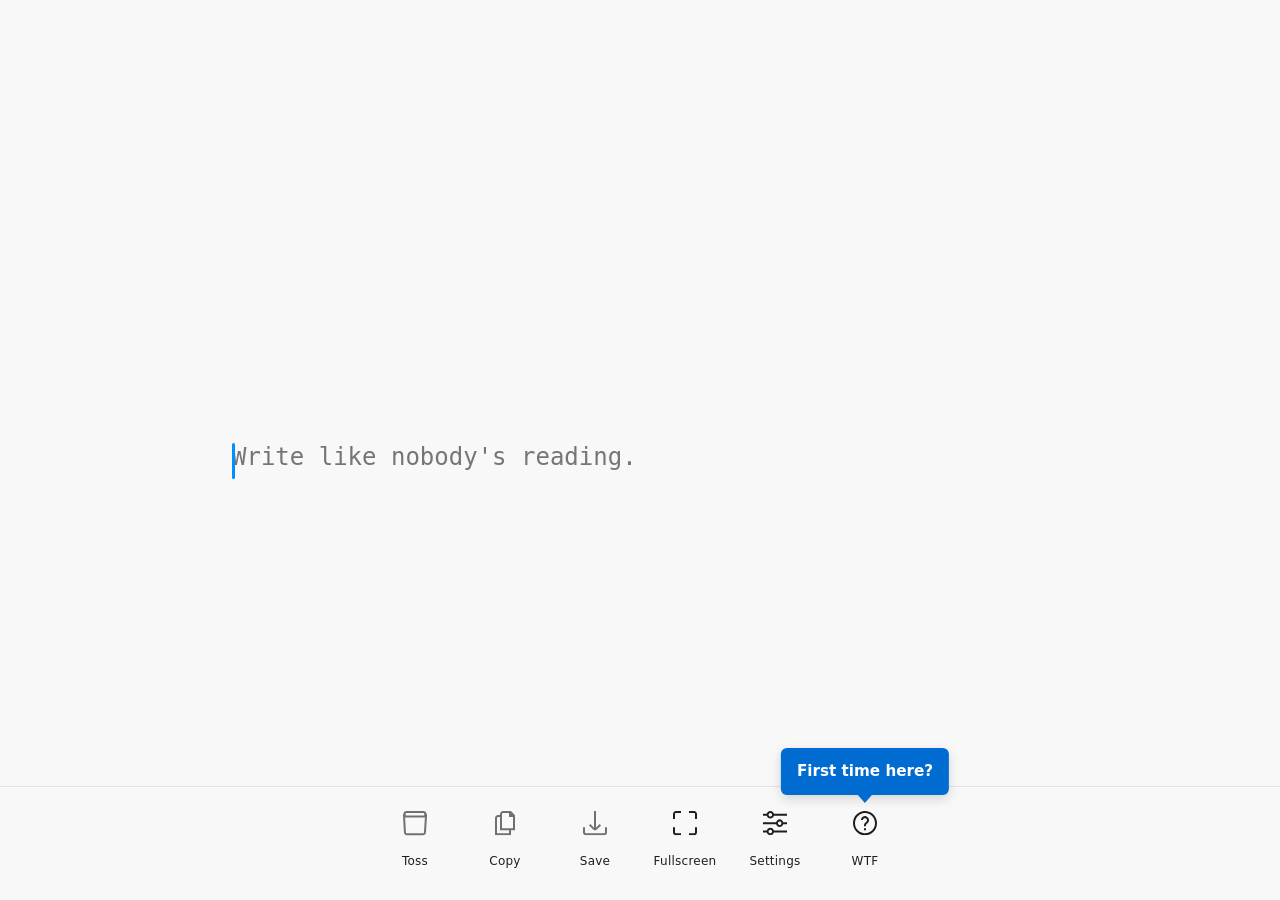
<file: index.html>
<!DOCTYPE html>
<html lang="en" data-theme="auto" data-toolbar-position="bottom">
<head>
  <meta charset="UTF-8">
  <meta name="viewport" content="width=device-width, initial-scale=1.0">
  <title>Wastebasket</title>
  <meta name="description" content="Write like nobody's reading. A distraction-free app for drafting words. Free, no account, no tracking, works offline.">
  <meta property="og:title" content="Wastebasket">
<meta property="og:description" content="Write like nobody's reading. A distraction-free app for drafting words. Free, no account, no tracking, works offline.">
<meta property="og:image" content="https://wastebasket.app/wastebasket-og.png">
<meta property="og:url" content="https://wastebasket.app/">
<meta property="og:type" content="website">
  <link rel="icon" href="wastebasket-192.png" sizes="192x192">
  <link rel="apple-touch-icon" href="wastebasket-512.png" sizes="512x512">
  <link rel="manifest" href="manifest.json">
  <script>
    (function () {
      try {
        var storedTheme = localStorage.getItem('wastebasket:theme');
        var storedToolbar = localStorage.getItem('wastebasket:toolbar');
        if (storedTheme) {
          document.documentElement.dataset.theme = storedTheme;
        }
        if (storedToolbar) {
          document.documentElement.dataset.toolbarPosition = storedToolbar;
        }
        document.addEventListener('DOMContentLoaded', function () {
          if (!document.body) {
            return;
          }
          if (storedTheme) {
            document.body.dataset.theme = storedTheme;
          }
          if (storedToolbar) {
            document.body.dataset.toolbarPosition = storedToolbar;
          }
        });
      } catch (error) {
        /* localStorage unavailable */
      }
    })();
  </script>
  <link rel="stylesheet" href="wastebasket-styles.css">
</head>
<body data-theme="auto" data-toolbar-position="bottom" data-writing-font="mono">
  <main class="workspace">
    <h1 class="sr-only">Wastebasket, an app for drafting text</h1>
    <section class="typewriter" aria-live="off">
      <div class="custom-caret" aria-hidden="true"></div>
      <textarea
        id="typeInput"
        rows="4"
        placeholder="Write like nobody's reading."
        aria-label="Plain text writing surface"
        aria-autocomplete="none"
        aria-live="off"
        lang="zxx"
        spellcheck="false"
        autocorrect="off"
        autocapitalize="off"
        autocomplete="off"
        inputmode="text"
        data-gramm="false"
        data-enable-grammarly="false"
        data-ms-editor="false"
        translate="no"
      ></textarea>
    </section>

  </main>

  <nav class="toolbar" aria-label="Writing actions">
    <div class="toolbar-item toolbar-item--toss">
      <button id="tossBtn" type="button" class="toolbar-action" aria-label="Toss">
        <span class="toolbar-action__icon" aria-hidden="true">
          <svg width="32" height="33" viewBox="0 0 32 33" fill="none" xmlns="http://www.w3.org/2000/svg">
            <path d="M24.457 4C25.689 4 26.796 4.75349 27.248 5.89941L27.8164 7.34082C27.9781 7.75118 28.0477 8.19264 28.0195 8.63281L26.9365 25.5166C26.8352 27.0956 25.5246 28.3242 23.9424 28.3242H7.94434C6.3543 28.3241 5.04029 27.0835 4.94922 25.4961L3.97852 8.58105C3.95579 8.18409 4.01226 7.7861 4.14453 7.41113L4.6416 6.00195C5.06481 4.80252 6.19881 4.00017 7.4707 4H24.457ZM25.918 10.1367C25.4802 10.3906 24.9692 10.5381 24.416 10.5381H7.50488C6.98098 10.538 6.49536 10.4048 6.07324 10.1748L6.94629 25.3818C6.97672 25.9109 7.41443 26.3241 7.94434 26.3242H23.9424C24.4697 26.3242 24.9065 25.9149 24.9404 25.3887L25.918 10.1367ZM7.63672 6.01562C7.1785 6.01577 6.77777 6.32807 6.66602 6.77246L6.53516 7.29492C6.37658 7.92622 6.85404 8.53785 7.50488 8.53809H24.416C25.0728 8.53809 25.5516 7.91595 25.3828 7.28125L25.2432 6.75879C25.1265 6.32108 24.7303 6.01579 24.2773 6.01562H7.63672Z" fill="currentColor"/>
          </svg>
          <span class="toss-animation" aria-hidden="true"></span>
        </span>
      </button>
      <span class="toolbar-label">Toss</span>
    </div>

    <div class="toolbar-item toolbar-item--copy">
           <button id="copyBtn" type="button" class="toolbar-action" aria-label="Copy">
        <span class="toolbar-action__icon" aria-hidden="true">
          <svg width="32" height="33" viewBox="0 0 32 33" fill="none" xmlns="http://www.w3.org/2000/svg">
            <g clip-path="url(#clip0_263_681)">
              <path d="M26.0001 8.201L21.9861 4H14.0001C13.2045 4 12.4414 4.32034 11.8788 4.89055C11.3162 5.46076 11.0001 6.23413 11.0001 7.04053V8.05404H9.00012C8.20447 8.05404 7.44141 8.37438 6.8788 8.94459C6.31619 9.5148 6.00012 10.2882 6.00012 11.0946V28.3242H22.0001V23.2567H26.0001V8.201ZM20.0001 26.2972H8.00012V11.0946C8.00012 10.8258 8.10548 10.568 8.29302 10.3779C8.48055 10.1878 8.73491 10.0811 9.00012 10.0811H11.0001V23.2567H20.0001V26.2972ZM13.0001 21.2297V7.04053C13.0001 6.77173 13.1055 6.51394 13.293 6.32387C13.4806 6.1338 13.7349 6.02702 14.0001 6.02702H20.0001V10.0811H24.0001V21.2297H13.0001Z" fill="currentColor"/>
            </g>
            <defs>
              <clipPath id="clip0_263_681">
              <rect width="24" height="24.3242" fill="none" transform="translate(4 4)"/>
              </clipPath>
            </defs>
          </svg>
        </span>
        </span>
      </button>
      <span class="toolbar-label">Copy</span>
      <div class="status" id="status" role="status" aria-live="polite"></div>
    </div>

    <div class="toolbar-item">
      <button id="saveBtn" type="button" class="toolbar-action" aria-label="Save">
        <span class="toolbar-action__icon" aria-hidden="true">
          <svg width="32" height="33" viewBox="0 0 32 33" fill="none" xmlns="http://www.w3.org/2000/svg">
            <g clip-path="url(#clip0_263_696)">
              <path d="M16.0322 23.2567C16.4263 23.2574 16.8166 23.1791 17.1808 23.0264C17.545 22.8737 17.8758 22.6495 18.1542 22.3668L22.0732 18.3918L20.6592 16.9628L17.0262 20.6459L17.0002 4H15.0002L15.0262 20.6297L11.4062 16.9608L9.99219 18.3918L13.9112 22.3638C14.1893 22.6469 14.5198 22.8715 14.8838 23.0247C15.2478 23.1779 15.638 23.2568 16.0322 23.2567V23.2567Z" fill="currentColor"/>
              <path d="M26 20.2165V25.284C26 25.5528 25.8946 25.8106 25.7071 26.0007C25.5196 26.1907 25.2652 26.2975 25 26.2975H7C6.73478 26.2975 6.48043 26.1907 6.29289 26.0007C6.10536 25.8106 6 25.5528 6 25.284V20.2165H4V25.284C4 26.0904 4.31607 26.8638 4.87868 27.434C5.44129 28.0042 6.20435 28.3245 7 28.3245H25C25.7956 28.3245 26.5587 28.0042 27.1213 27.434C27.6839 26.8638 28 26.0904 28 25.284V20.2165H26Z" fill="currentColor"/>
            </g>
            <defs>
              <clipPath id="clip0_263_696">
              <rect width="24" height="24.3242" fill="none" transform="translate(4 4)"/>
              </clipPath>
            </defs>
          </svg>
        </span>
        </span>
      </button>
      <span class="toolbar-label">Save</span>
    </div>

    <div class="toolbar-item">
      <button id="fullscreenBtn" type="button" class="toolbar-action" aria-pressed="false">
        <span class="toolbar-action__icon" data-icon="enter" aria-hidden="true">
          <svg width="32" height="33" viewBox="0 0 32 33" fill="none" xmlns="http://www.w3.org/2000/svg">
            <g clip-path="url(#clip0_263_711)">
              <path d="M24.9998 28.3245H19.9998V26.2975H24.9998C25.2651 26.2975 25.5194 26.1907 25.7069 26.0007C25.8945 25.8106 25.9998 25.5528 25.9998 25.284V20.2165H27.9998V25.284C27.9998 26.0904 27.6838 26.8638 27.1212 27.434C26.5585 28.0042 25.7955 28.3245 24.9998 28.3245Z" fill="currentColor"/>
              <path d="M6 12.1081H4V7.04053C4 6.23413 4.31607 5.46076 4.87868 4.89055C5.44129 4.32034 6.20435 4 7 4H12V6.02702H7C6.73478 6.02702 6.48043 6.1338 6.29289 6.32387C6.10536 6.51394 6 6.77173 6 7.04053V12.1081Z" fill="currentColor"/>
              <path d="M12 28.3245H7C6.20435 28.3245 5.44129 28.0042 4.87868 27.434C4.31607 26.8638 4 26.0904 4 25.284V20.2165H6V25.284C6 25.5528 6.10536 25.8106 6.29289 26.0007C6.48043 26.1907 6.73478 26.2975 7 26.2975H12V28.3245Z" fill="currentColor"/>
              <path d="M27.9998 12.1081H25.9998V7.04053C25.9998 6.77173 25.8945 6.51394 25.7069 6.32387C25.5194 6.1338 25.2651 6.02702 24.9998 6.02702H19.9998V4H24.9998C25.7955 4 26.5585 4.32034 27.1212 4.89055C27.6838 5.46076 27.9998 6.23413 27.9998 7.04053V12.1081Z" fill="currentColor"/>
            </g>
            <defs>
              <clipPath id="clip0_263_711">
              <rect width="24" height="24.3242" fill="none" transform="translate(4 4)"/>
              </clipPath>
            </defs>
          </svg>
        </span>
        <span class="toolbar-action__icon" data-icon="exit" aria-hidden="true" hidden>
          <svg width="32" height="33" viewBox="0 0 32 33" fill="none" xmlns="http://www.w3.org/2000/svg">
            <g clip-path="url(#clip0_263_732)">
              <path d="M10 9.06755C10 9.33635 9.89464 9.59413 9.70711 9.7842C9.51957 9.97427 9.26522 10.0811 9 10.0811H4V12.1081H9C9.79565 12.1081 10.5587 11.7877 11.1213 11.2175C11.6839 10.6473 12 9.87394 12 9.06755V4H10V9.06755Z" fill="currentColor"/>
              <path d="M19.9998 23.2565V28.3241H21.9998V23.2565C21.9998 22.9877 22.1052 22.7299 22.2927 22.5399C22.4803 22.3498 22.7346 22.243 22.9998 22.243H27.9998V20.216H22.9998C22.2042 20.216 21.4411 20.5363 20.8785 21.1066C20.3159 21.6768 19.9998 22.4501 19.9998 23.2565V23.2565Z" fill="currentColor"/>
              <path d="M22.9998 10.0811C22.7346 10.0811 22.4803 9.97427 22.2927 9.7842C22.1052 9.59413 21.9998 9.33635 21.9998 9.06755V4H19.9998V9.06755C19.9998 9.87394 20.3159 10.6473 20.8785 11.2175C21.4411 11.7877 22.2042 12.1081 22.9998 12.1081H27.9998V10.0811H22.9998Z" fill="currentColor"/>
              <path d="M9 20.216H4V22.243H9C9.26522 22.243 9.51957 22.3498 9.70711 22.5399C9.89464 22.7299 10 22.9877 10 23.2565V28.3241H12V23.2565C12 22.4501 11.6839 21.6768 11.1213 21.1066C10.5587 20.5363 9.79565 20.216 9 20.216V20.216Z" fill="currentColor"/>
            </g>
            <defs>
              <clipPath id="clip0_263_732">
              <rect width="24" height="24.3242" fill="none" transform="translate(4 4)"/>
              </clipPath>
            </defs>
          </svg>
        </span>
        </span>
      </button>
      <span class="toolbar-label" data-fullscreen-label>Fullscreen</span>
    </div>

    <div class="toolbar-item">
      <a class="toolbar-action toolbar-action--link" href="settings/" aria-label="Settings">
        <span class="toolbar-action__icon" aria-hidden="true">
          <svg width="32" height="33" viewBox="0 0 32 33" fill="none" xmlns="http://www.w3.org/2000/svg">
            <g clip-path="url(#clip0_263_757)">
              <path d="M14.931 6.78747C14.7164 5.98707 14.2478 5.28049 13.5977 4.77674C12.9475 4.27299 12.1519 4.00006 11.3335 4.00006C10.5151 4.00006 9.71948 4.27299 9.06933 4.77674C8.41917 5.28049 7.95064 5.98707 7.736 6.78747H4V8.81449H7.736C7.95064 9.61489 8.41917 10.3215 9.06933 10.8252C9.71948 11.329 10.5151 11.6019 11.3335 11.6019C12.1519 11.6019 12.9475 11.329 13.5977 10.8252C14.2478 10.3215 14.7164 9.61489 14.931 8.81449H28V6.78747H14.931ZM11.333 9.57462C10.9869 9.57462 10.6485 9.4706 10.3608 9.27571C10.073 9.08082 9.84866 8.80382 9.71621 8.47973C9.58376 8.15563 9.5491 7.79901 9.61663 7.45496C9.68415 7.11091 9.85082 6.79488 10.0956 6.54683C10.3403 6.29878 10.6521 6.12986 10.9916 6.06142C11.3311 5.99299 11.6829 6.02811 12.0027 6.16235C12.3225 6.29659 12.5958 6.52393 12.7881 6.8156C12.9804 7.10727 13.083 7.45019 13.083 7.80098C13.0822 8.27113 12.8976 8.7218 12.5696 9.05425C12.2415 9.3867 11.7969 9.57382 11.333 9.57462V9.57462Z" fill="currentColor"/>
              <path d="M20.667 12.3615C19.8495 12.3644 19.0553 12.6384 18.4058 13.1417C17.7564 13.645 17.2872 14.3498 17.07 15.1486H4V17.1756H17.07C17.2843 17.9762 17.7526 18.683 18.4027 19.187C19.0528 19.691 19.8485 19.964 20.667 19.964C21.4855 19.964 22.2812 19.691 22.9313 19.187C23.5814 18.683 24.0497 17.9762 24.264 17.1756H28V15.1486H24.264C24.0468 14.3498 23.5776 13.645 22.9282 13.1417C22.2787 12.6384 21.4845 12.3644 20.667 12.3615V12.3615ZM20.667 17.9358C20.3209 17.9358 19.9825 17.8317 19.6948 17.6368C19.407 17.4419 19.1827 17.1649 19.0502 16.8409C18.9178 16.5168 18.8831 16.1601 18.9506 15.8161C19.0181 15.472 19.1848 15.156 19.4296 14.908C19.6743 14.6599 19.9861 14.491 20.3256 14.4225C20.6651 14.3541 21.0169 14.3892 21.3367 14.5235C21.6565 14.6577 21.9298 14.8851 22.1221 15.1767C22.3144 15.4684 22.417 15.8113 22.417 16.1621C22.4165 16.6323 22.2319 17.0832 21.9039 17.4157C21.5758 17.7482 21.131 17.9352 20.667 17.9358V17.9358Z" fill="currentColor"/>
              <path d="M11.333 20.7229C10.5149 20.7252 9.72013 20.9989 9.07004 21.5022C8.41995 22.0055 7.95035 22.7107 7.733 23.51H4V25.5371H7.736C7.95064 26.3375 8.41917 27.044 9.06933 27.5478C9.71948 28.0515 10.5151 28.3245 11.3335 28.3245C12.1519 28.3245 12.9475 28.0515 13.5977 27.5478C14.2478 27.044 14.7164 26.3375 14.931 25.5371H28V23.51H14.931C14.7137 22.7111 14.2444 22.0061 13.5948 21.5028C12.9451 20.9996 12.1507 20.7256 11.333 20.7229ZM11.333 26.2972C10.9869 26.2972 10.6485 26.1932 10.3608 25.9983C10.073 25.8034 9.84866 25.5264 9.71621 25.2023C9.58376 24.8782 9.5491 24.5216 9.61663 24.1775C9.68415 23.8335 9.85082 23.5174 10.0956 23.2694C10.3403 23.0214 10.6521 22.8524 10.9916 22.784C11.3311 22.7156 11.6829 22.7507 12.0027 22.8849C12.3225 23.0192 12.5958 23.2465 12.7881 23.5382C12.9804 23.8298 13.083 24.1728 13.083 24.5236C13.0822 24.9937 12.8976 25.4444 12.5696 25.7768C12.2415 26.1093 11.7969 26.2964 11.333 26.2972V26.2972Z" fill="currentColor"/>
            </g>
            <defs>
              <clipPath id="clip0_263_757">
              <rect width="24" height="24.3242" fill="none" transform="translate(4 4)"/>
              </clipPath>
            </defs>
          </svg>
        </span>
        </span>
      </a>
      <span class="toolbar-label">Settings</span>
    </div>

    <div class="toolbar-item toolbar-item--wtf">
      <a id="wtfLink" class="toolbar-action toolbar-action--link" href="wtf/" aria-label="WTF">
        <span class="toolbar-action__icon" aria-hidden="true">
          <svg width="32" height="33" viewBox="0 0 32 33" fill="none" xmlns="http://www.w3.org/2000/svg">
            <g clip-path="url(#clip0_263_780)">
              <path d="M16 28.3242C13.6266 28.3242 11.3066 27.6109 9.33316 26.2745C7.35977 24.9381 5.8217 23.0387 4.91345 20.8164C4.0052 18.594 3.76756 16.1486 4.23058 13.7894C4.6936 11.4302 5.83649 9.26311 7.51472 7.5622C9.19295 5.8613 11.3312 4.70297 13.6589 4.2337C15.9867 3.76442 18.3995 4.00527 20.5922 4.92579C22.7849 5.84631 24.6591 7.40516 25.9776 9.40521C27.2962 11.4053 28 13.7567 28 16.1621C27.9966 19.3866 26.7312 22.4781 24.4815 24.7582C22.2318 27.0383 19.1815 28.3207 16 28.3242V28.3242ZM16 6.02702C14.0222 6.02702 12.0888 6.62144 10.4443 7.73509C8.79981 8.84875 7.51809 10.4316 6.76121 12.2836C6.00433 14.1355 5.8063 16.1734 6.19215 18.1394C6.578 20.1054 7.53041 21.9113 8.92894 23.3287C10.3275 24.7461 12.1093 25.7114 14.0491 26.1025C15.9889 26.4935 17.9996 26.2928 19.8268 25.5257C21.6541 24.7586 23.2159 23.4596 24.3147 21.7929C25.4135 20.1262 26 18.1666 26 16.1621C25.9971 13.475 24.9426 10.8988 23.0679 8.99878C21.1931 7.09872 18.6513 6.02997 16 6.02702V6.02702Z" fill="currentColor"/>
              <path d="M16.9997 19.2023H14.9997V18.4492C14.9849 17.7341 15.1592 17.028 15.5046 16.4043C15.85 15.7805 16.3537 15.2618 16.9637 14.9019C17.3331 14.6957 17.6288 14.3763 17.8084 13.9895C17.988 13.6027 18.0424 13.1682 17.9637 12.7482C17.8857 12.3481 17.6919 11.9806 17.4069 11.6927C17.1219 11.4047 16.7587 11.2094 16.3637 11.1317C16.0754 11.0776 15.7789 11.0884 15.4952 11.1634C15.2115 11.2383 14.9475 11.3756 14.722 11.5654C14.4964 11.7552 14.3148 11.993 14.19 12.2618C14.0652 12.5307 14.0002 12.8241 13.9997 13.1212H11.9997C11.9999 12.4062 12.1868 11.7039 12.5412 11.0857C12.8957 10.4675 13.4052 9.9553 14.018 9.60107C14.6309 9.24684 15.3252 9.06318 16.0307 9.06873C16.7362 9.07427 17.4276 9.26882 18.035 9.63265C18.6423 9.99647 19.1439 10.5166 19.4889 11.1403C19.8338 11.7641 20.0099 12.4691 19.9992 13.1841C19.9885 13.899 19.7914 14.5984 19.428 15.2112C19.0645 15.8241 18.5476 16.3286 17.9297 16.6736C17.6344 16.8606 17.393 17.1233 17.2297 17.435C17.0665 17.7467 16.9871 18.0965 16.9997 18.4492V19.2023Z" fill="currentColor"/>
              <path d="M16.9997 21.2293H14.9997V23.2564H16.9997V21.2293Z" fill="currentColor"/>
            </g>
            <defs>
              <clipPath id="clip0_263_780">
              <rect width="24" height="24.3242" fill="none" transform="translate(4 4)"/>
              </clipPath>
            </defs>
          </svg>
        </span>
        </span>
      </a>
      <span class="toolbar-label">WTF</span>
      <span id="wtfHint" class="onboarding-hint" role="status">First time here?</span>
    </div>
  </nav>
  <template id="tossAnimationTemplate">
    <svg
      width="32"
      height="32.32"
      viewBox="0 0 32 32.32"
      fill="none"
      xmlns="http://www.w3.org/2000/svg"
      aria-hidden="true"
      focusable="false"
    >
      <path
        id="one"
        d="M21.0247,0C22.2471,0.000321187,23.3478,0.742706,23.806,1.87598L24.3909,3.32422C24.56,3.7427,24.6323,4.19414,24.6028,4.64453L23.4935,21.5215C23.3897,23.0982,22.0805,24.324,20.5003,24.3242L3.99444,24.3242C2.40614,24.3242,1.09279,23.0865,0.999327,21.501L0.00518595,4.5918C-0.0186171,4.18552,0.0396089,3.77822,0.178038,3.39551L0.690733,1.97949C1.1206,0.791715,2.24881,0,3.51202,0L21.0247,0ZM22.5013,6.12695C22.0602,6.3865,21.5438,6.53801,20.9837,6.53809L3.54425,6.53809C3.01552,6.53797,2.5256,6.40278,2.10089,6.16895L2.99542,21.3828C3.02651,21.9114,3.46497,22.3242,3.99444,22.3242L20.5003,22.3242C21.0269,22.324,21.4638,21.9152,21.4984,21.3896L22.5013,6.12695ZM3.67901,2.01562C3.22314,2.01591,2.82507,2.32514,2.71124,2.7666L2.57648,3.28906C2.41353,3.92169,2.8911,4.53764,3.54425,4.53809L20.9837,4.53809C21.6429,4.5378,22.121,3.91139,21.9476,3.27539L21.805,2.75293C21.6862,2.31811,21.2909,2.01562,20.8401,2.01562Z"
        fill="currentColor"
        transform="translate(16,16.16) translate(-12.3046,-12.1621)"
      />
      <path
        id="two"
        d="M20.7354,0.248765C22.0855,0.0788265,23.3814,0.839742,23.8916,2.1013L24.2832,3.07005C24.5663,3.77042,24.5745,4.55221,24.3067,5.25853L20.7559,14.614C20.6741,14.8294,20.6693,15.0673,20.7422,15.2859L22.3653,20.1482C23.0512,22.2031,21.3993,24.2858,19.2422,24.0857L5.71584,22.8298C4.17302,22.6866,2.99318,21.392,2.99318,19.8425L2.99318,13.6951C2.99312,13.5901,2.9759,13.4853,2.94338,13.3855L0.254899,5.13451C0.0481869,4.49959,0.0591525,3.81324,0.286149,3.18529L0.634782,2.2224C1.1144,0.897069,2.45232,0.0834105,3.84963,0.268296L3.85842,0.269273C4.04064,0.252118,4.22757,0.25102,4.41701,0.268296L13.7901,1.12279L20.7354,0.248765ZM4.84474,12.7654C4.94247,13.0653,4.99312,13.3796,4.99318,13.6951L4.99318,19.8425C4.99318,20.359,5.38614,20.7909,5.90041,20.8386L19.4268,22.0945C20.1457,22.1612,20.6963,21.4669,20.4678,20.782L18.8447,15.9187C18.626,15.2628,18.6404,14.5505,18.8858,13.904L20.5528,9.50951C20.1623,9.76604,19.7102,9.93786,19.2197,9.989L12.5235,10.6872C12.1165,10.7296,11.7048,10.6876,11.3145,10.5652L3.30861,8.0515L4.84474,12.7654ZM3.88674,2.28978C3.46266,2.40264,3.14472,2.78892,3.14455,3.2556L3.14455,5.16966C3.14474,5.60626,3.42824,5.99283,3.84474,6.12376L11.9131,8.65697C12.0432,8.69774,12.1808,8.71211,12.3164,8.69798L19.0127,7.99974C19.4875,7.95013,19.8617,7.57175,19.9053,7.09642L20.1221,4.71361C20.1721,4.16387,19.7665,3.67709,19.2168,3.62669L13.8262,3.13451L12.3897,3.31615C12.1345,3.3483,11.876,3.34789,11.6211,3.31419L3.88674,2.28978ZM20.9854,2.23314L20.9414,2.23802C21.7342,2.843,22.2102,3.82775,22.1133,4.89427L22.0518,5.56029L22.4365,4.54955C22.5258,4.31415,22.5231,4.05248,22.4287,3.81908L22.0371,2.85033C21.8669,2.43018,21.4352,2.17664,20.9854,2.23314Z"
        fill="currentColor"
        transform="translate(16,16.16) translate(-12.3046,-12.1621)"
      />
      <path
        id="three"
        d="M18.6497,3.5519C20.1774,3.02651,21.847,3.8055,22.426,5.31373L22.7876,6.25731C23.0808,7.02152,23.0496,7.87263,22.7002,8.61283L19.0814,16.2757C18.9586,16.5357,18.9533,16.8367,19.0675,17.1006L19.7369,18.6445C20.937,21.4148,17.7539,24.0228,15.2734,22.3017L13.6779,21.1945C13.486,21.0616,13.2532,20.9996,13.0207,21.02L8.3717,21.4292C5.76562,21.6581,4.13521,18.6743,5.73608,16.605L7.43513,14.4085C7.66897,14.1061,7.71011,13.6969,7.54083,13.3541L3.93516,6.0514C3.02128,4.2002,4.20649,2.00001,6.25532,1.74573L7.56017,1.58358C7.97499,1.53219,8.39283,1.56978,8.78791,1.68788C9.69289,1.63345,10.6279,1.98101,11.2851,2.78689L11.8187,3.44089L13.9701,4.7734C14.2251,4.93122,14.5376,4.9662,14.8213,4.86872L18.6497,3.5519ZM18.9214,11.8821L14.233,13.8917C13.0974,14.3785,11.7786,14.1198,10.9119,13.2391L8.50992,10.7981L9.33478,12.4683C9.84264,13.4967,9.71917,14.7251,9.01752,15.6323L7.31847,17.8289C6.78482,18.5186,7.32836,19.5129,8.19707,19.4366L12.8449,19.0282C13.5435,18.9668,14.2424,19.1523,14.8186,19.552L16.4142,20.6583C17.241,21.2319,18.3014,20.3629,17.9013,19.4395L17.232,17.8955C16.889,17.1037,16.9039,16.2018,17.2724,15.4215L18.9504,11.868C18.9407,11.8723,18.9312,11.8778,18.9214,11.8821ZM8.55217,3.76986C8.31196,3.8761,8.10983,4.07722,8.01333,4.36173L7.43402,6.06905C7.31282,6.42673,7.40401,6.8227,7.66889,7.09189L12.338,11.8362C12.6268,12.1295,13.066,12.2162,13.4443,12.0542L18.1329,10.0436C18.3292,9.95946,18.494,9.8146,18.602,9.63036L18.9463,9.04238C19.3728,8.31415,18.761,7.41756,17.9273,7.54927L14.9007,8.02721C13.8464,8.19358,12.783,7.78739,12.1084,6.9602L10.4798,4.96395L8.55217,3.76986ZM20.5587,6.03026C20.3656,5.52772,19.8091,5.26788,19.3,5.44299L18.7928,5.61652C19.8268,5.86364,20.6259,6.65349,20.9423,7.62157C21.0063,7.41031,21.0004,7.18255,20.9203,6.97384L20.5587,6.03026Z"
        fill="currentColor"
        transform="translate(16,16.16) translate(-13.3048,-12.2073)"
      />
      <path
        id="four"
        d="M8.74265,4.18162C10.1721,2.33695,13.0834,2.8478,13.799,5.06904L14.6436,7.69224C14.7993,8.17544,15.2926,8.46534,15.7906,8.36644L17.409,8.045C19.3706,7.65601,21.1566,9.25901,20.9809,11.2512L20.9761,11.3091C20.9065,12.0973,20.5277,12.8262,19.9233,13.3369L16.2914,16.4054C16.061,16.6001,15.9306,16.8882,15.9369,17.1897L15.9497,17.7777C16.0188,21.0834,11.4722,22.0529,10.1864,19.0069L9.17552,16.6115C9.14809,16.5465,9.07844,16.5094,9.00908,16.5223C6.54524,16.9833,5.41898,13.5718,7.67319,12.4753L8.81376,11.9202C8.94055,11.8583,9.0122,11.7208,8.99011,11.5814L8.16994,6.41349C8.04453,5.62249,8.25219,4.81477,8.74265,4.18162ZM10.9871,11.4667C11.0545,12.4055,10.5467,13.3015,9.68847,13.7191L8.5479,14.2742C8.50563,14.2948,8.4863,14.3125,8.47927,14.3202C8.47237,14.3277,8.46865,14.3345,8.4659,14.3417C8.45926,14.3597,8.45289,14.4018,8.47086,14.4562C8.48879,14.5102,8.51819,14.54,8.53422,14.5505C8.54079,14.5548,8.54829,14.5577,8.55838,14.5598C8.56866,14.5617,8.59493,14.5645,8.64117,14.5559C9.63523,14.3699,10.6254,14.9024,11.0186,15.8342L12.0287,18.2291C12.4572,19.2445,13.9729,18.9213,13.9498,17.8193L13.9377,17.2319C13.9188,16.3269,14.3094,15.4617,15.0009,14.8775L15.0399,14.8442L14.7627,14.9506C13.1389,15.5707,11.4277,14.2705,11.5909,12.5398C11.5981,12.4627,11.579,12.3855,11.5371,12.3204L10.9871,11.4667ZM16.3042,12.0607C16.4441,11.7225,16.1651,11.3598,15.8022,11.4078L15.0783,11.503C14.3559,11.5984,13.6571,11.4162,13.091,11.038L13.2186,11.2364C13.5035,11.6784,13.6316,12.2036,13.5823,12.7271C13.5583,12.9817,13.8102,13.1736,14.0491,13.0826L16.034,12.323C16.156,12.2763,16.2542,12.1815,16.3042,12.0607ZM11.5051,7.61038C11.4666,7.43767,11.2758,7.34713,11.1178,7.42701C10.9748,7.49982,10.9261,7.68061,11.0128,7.81566L11.8325,9.08549L11.5051,7.61038ZM18.9893,11.0753C19.0477,10.4113,18.4516,9.87754,17.7979,10.0072L17.5416,10.0576C18.081,10.5574,18.3946,11.2886,18.3356,12.0592L18.6328,11.809C18.8343,11.6388,18.9605,11.3954,18.9837,11.1327L18.9893,11.0753ZM11.7921,5.46705C11.4699,4.96582,10.7163,4.89874,10.3229,5.40647C10.2631,5.48371,10.2163,5.56927,10.1846,5.65967C10.1951,5.65412,10.2053,5.64775,10.2159,5.64234C10.73,5.38242,11.2859,5.3395,11.7921,5.46705Z"
        fill="currentColor"
        transform="translate(16,16.16) translate(-13.7242,-11.9502)"
      />
      <path
        id="five"
        d="M15.7604,6.81867C15.9879,7.21295,16.1201,7.67457,16.1201,8.17873L16.1197,10.1121C16.1197,10.264,16.1543,10.414,16.221,10.5505L17.0106,12.1669C17.0427,12.2326,17.0826,12.2946,17.1301,12.3501C18.6097,14.0807,17.5775,16.7626,15.3193,17.0541L12.8444,17.3726C12.7745,17.3816,12.712,17.4223,12.6749,17.4823C11.2727,19.7588,7.78152,18.0974,8.66395,15.5736L9.44442,13.341L8.78576,13.0334C6.96003,12.178,7.66993,9.46441,9.6258,9.55393L10.9653,6.93678C11.2482,6.38391,11.7113,5.94415,12.2781,5.69027C12.8242,5.4457,13.3918,5.39587,13.9178,5.50044C14.7669,5.51903,15.4797,6.07371,15.7604,6.81867ZM12.7697,15.2879C12.0977,15.146,11.5757,14.7479,11.2515,14.2339L10.5517,16.2336C10.5145,16.34,10.5344,16.386,10.5435,16.4051C10.5598,16.4394,10.5999,16.4883,10.6717,16.5226C10.7436,16.5568,10.8072,16.5577,10.8442,16.5488C10.8647,16.5437,10.9132,16.5298,10.9723,16.4338C11.3258,15.86,11.9192,15.476,12.5877,15.3895L13.0002,15.3362L12.7697,15.2879ZM11.3545,10.5663C11.1171,11.0301,10.6996,11.3598,10.2167,11.4939L10.3283,11.5468C10.6133,11.6804,10.851,11.8757,11.0343,12.1088C11.1178,11.8916,11.235,11.6806,11.3902,11.4834C11.4354,11.426,11.4632,11.356,11.4702,11.2832L11.5814,10.1222L11.3545,10.5663ZM13.5054,12.3489C13.4396,12.2571,13.3803,12.1618,13.3259,12.0644C13.2398,12.2998,13.1177,12.5222,12.9611,12.7211C12.7863,12.9436,12.9061,13.2728,13.1829,13.3314L14.3926,13.5859L13.5054,12.3489ZM13.8319,7.59982L13.8221,7.69747L13.853,7.61466C13.8463,7.60924,13.8387,7.605,13.8319,7.59982Z"
        fill="currentColor"
        transform="translate(16,16.16) translate(-12.7752,-12.0044)"
      />
      <path
        id="six"
        d="M14.6406,16.336C13.9997,18.3489,11.1798,18.4271,10.4286,16.4528L9.84022,14.9058C9.81573,14.8418,9.75292,14.8003,9.68443,14.8032C7.05044,14.9165,6.54948,11.111,9.12305,10.5384L9.72144,10.4045L9.57943,9.20512C9.36345,7.3711,11.7102,6.56787,12.7082,7.94391C13.6376,7.16431,15.082,7.475,15.59,8.61076L15.8521,9.19409C17.1008,9.1996,18.0618,10.4534,17.6169,11.7155L17.5266,11.928C17.3218,12.34,16.9734,12.6639,16.5474,12.8377L16.3275,12.9122L16.2795,12.9254L16.1157,13.6527C16.0409,13.9849,15.9102,14.3024,15.7291,14.5907L14.6652,16.2833C14.6549,16.2997,14.6464,16.3175,14.6406,16.336ZM9.58887,12.8045C9.59832,12.6927,9.61544,12.5825,9.63718,12.4732L9.55754,12.4905C9.50459,12.5023,9.47897,12.5174,9.47004,12.5236C9.4612,12.5298,9.45637,12.5357,9.45219,12.5423C9.44167,12.5592,9.42493,12.6034,9.43334,12.6672C9.44192,12.7309,9.46926,12.7687,9.48368,12.7821C9.48944,12.7873,9.49616,12.7918,9.50638,12.7955C9.51635,12.7991,9.54192,12.8055,9.58887,12.8045ZM12.1725,10.0229C11.9922,9.97141,11.8192,9.89178,11.6621,9.7838L11.7094,10.1812L12.1657,10.0244C12.1678,10.0237,12.1705,10.0236,12.1725,10.0229ZM12.7753,11.93L12.251,12.1093C11.7229,12.291,11.4452,12.8707,11.6354,13.3959L11.7542,13.7221C11.8949,12.9629,12.3449,12.2929,12.9977,11.8768L12.7753,11.93ZM13.9538,13.6571C13.8579,13.7482,13.7871,13.8609,13.7462,13.9869L13.9538,13.6571Z"
        fill="currentColor"
        transform="translate(15.5791,15.5706) translate(-12.5791,-12.5706)"
      />
      <path
        id="seven"
        d="M18.3446,14.1621C18.0206,14.4807,17.6076,14.7246,17.1205,14.8514L15.2493,15.3379C15.1024,15.3762,14.9658,15.4475,14.8505,15.5463L13.4851,16.7175C13.4297,16.7651,13.3796,16.8194,13.3379,16.8793C12.0356,18.7469,9.18023,18.4235,8.32947,16.3115L7.39797,13.9966C7.37158,13.9313,7.31644,13.881,7.24909,13.8602C4.69345,13.0763,5.42203,9.27988,8.08616,9.49786L10.4434,9.69092L10.5752,8.97601C10.9432,6.99373,13.7481,6.99747,14.1541,8.91273L17.0242,9.54993C17.6304,9.68444,18.1727,10.0221,18.5612,10.5065C18.9349,10.9728,19.1256,11.5088,19.1573,12.0434C19.3545,12.8714,18.9966,13.7026,18.3446,14.1621ZM9.39728,13.4001C9.36528,12.7137,9.61963,12.108,10.0357,11.6648L7.92287,11.491C7.81088,11.4819,7.77099,11.5127,7.75482,11.5262C7.72574,11.5507,7.68845,11.602,7.67344,11.6799C7.65848,11.7579,7.67359,11.8198,7.69154,11.8534C7.70154,11.872,7.72762,11.9154,7.83503,11.9484C8.47937,12.146,9.00047,12.6237,9.25248,13.2488L9.40921,13.6361L9.39728,13.4001ZM13.6097,10.8406C13.1013,10.7276,12.6767,10.4066,12.4254,9.97315L12.4023,10.0945C12.3448,10.4041,12.2165,10.6838,12.0369,10.92C12.2682,10.9461,12.5018,11.0063,12.7317,11.1069C12.7988,11.1362,12.8734,11.1455,12.9456,11.134L14.0986,10.9493L13.6097,10.8406ZM12.4268,13.3719C12.4991,13.2852,12.5765,13.2036,12.6569,13.1265C12.4074,13.1026,12.1616,13.0403,11.9296,12.9388C11.6701,12.8254,11.3816,13.0243,11.3948,13.3073L11.4531,14.542L12.4268,13.3719ZM17.1051,12.4919L17.0081,12.507L17.0947,12.5159C17.0983,12.508,17.1017,12.5,17.1051,12.4919Z"
        fill="currentColor"
        transform="translate(16.4391,16.16) translate(-12.4391,-12.7945)"
      />
      <path
        id="eight"
        d="M4.19943,8.89352C3.94698,6.57382,6.39656,4.91983,8.45387,6.02053L10.8833,7.32141C11.3309,7.56102,11.8872,7.42692,12.1768,7.00998L13.118,5.65476C14.2591,4.01251,16.6574,3.92599,17.9147,5.48109L17.9515,5.52608C18.4488,6.14156,18.6825,6.92905,18.6022,7.71625L18.1199,12.4464C18.0894,12.7462,18.196,13.0443,18.4096,13.2569L18.8271,13.671C21.1726,16.0016,18.5746,19.8568,15.534,18.5579L13.1431,17.5364C13.0783,17.509,13.0022,17.5304,12.9614,17.5878C11.5088,19.6305,8.32924,17.9581,9.1897,15.6037L9.62483,14.4122C9.67321,14.2796,9.62922,14.1309,9.51645,14.046L5.33733,10.8971C4.69803,10.4151,4.28622,9.6895,4.19943,8.89352ZM10.8746,12.5764C11.5751,13.205,11.8311,14.2025,11.5035,15.099L11.0683,16.2906C11.0523,16.3346,11.0506,16.3609,11.0509,16.3713C11.0512,16.3814,11.0532,16.3891,11.0562,16.3961C11.0639,16.4136,11.0889,16.4484,11.1393,16.475C11.1893,16.5013,11.2313,16.5024,11.2504,16.4989C11.2581,16.4974,11.2655,16.4943,11.2742,16.4887C11.2828,16.4832,11.3036,16.4671,11.3311,16.4285C11.917,15.6043,12.9995,15.3001,13.9294,15.6972L16.3193,16.7189C17.333,17.152,18.199,15.8668,17.4171,15.0899L17.0005,14.6756C16.3586,14.0376,16.0385,13.1436,16.1303,12.2432L16.1347,12.1943L16.0107,12.461C15.2731,14.0352,13.1389,14.2878,12.0542,12.9292C12.0059,12.8687,11.9386,12.8264,11.8632,12.8087L10.8746,12.5764ZM15.1129,9.31118C14.9786,8.97066,14.526,8.90346,14.2982,9.19004L13.8435,9.76127C13.3899,10.3318,12.7608,10.6857,12.0907,10.8068L12.3203,10.861C12.8322,10.9811,13.2891,11.2701,13.6172,11.6809C13.7768,11.8809,14.0914,11.8442,14.1999,11.6126L15.1006,9.68757C15.156,9.56919,15.1608,9.43279,15.1129,9.31118ZM8.56917,9.44195C8.42158,9.34435,8.22136,9.41177,8.1632,9.57894C8.11064,9.73076,8.20119,9.89459,8.35755,9.9315L9.82919,10.2759L8.56917,9.44195ZM16.3596,6.7376C15.9403,6.2197,15.1407,6.24911,14.7605,6.79651L14.6111,7.01077C15.3465,6.99555,16.0796,7.30417,16.5725,7.89952L16.6126,7.5131C16.6393,7.2507,16.5611,6.98794,16.3953,6.7828L16.3596,6.7376ZM7.28724,7.70041C6.70728,7.56347,6.11765,8.03884,6.18706,8.6774C6.19767,8.77445,6.22445,8.86836,6.26432,8.95543C6.26807,8.9441,6.27095,8.93247,6.27488,8.92116C6.46431,8.37701,6.8343,7.96019,7.28724,7.70041Z"
        fill="currentColor"
        transform="translate(16,15.5928) translate(-11.9579,-11.5928)"
      />
      <path
        id="nine"
        d="M17.9022,3.04827C19.3804,2.39613,21.1095,3.0318,21.8135,4.48592L22.2533,5.3957C22.6098,6.13252,22.6503,6.98323,22.3645,7.75022L19.4036,15.6905C19.3032,15.96,19.3233,16.2604,19.4593,16.5137L20.2562,17.9958C21.6853,20.6551,18.7331,23.5219,16.1165,22.0158L14.4335,21.0468C14.2311,20.9305,13.9939,20.8884,13.7639,20.9283L9.16586,21.7274C6.5883,22.1749,4.71248,19.3389,6.13345,17.1422L7.64154,14.8105C7.84909,14.4894,7.85563,14.0783,7.6581,13.751L3.45041,6.77772C2.38393,5.01003,3.37969,2.71786,5.39984,2.292L6.68641,2.02057C7.09543,1.93443,7.51495,1.93671,7.91857,2.02113C8.81576,1.8907,9.77666,2.15832,10.4995,2.906L11.0861,3.51276L13.3421,4.65941C13.6095,4.7952,13.9239,4.80374,14.1983,4.68273L17.9022,3.04827ZM18.8744,11.326L14.3718,13.7232C13.2812,14.3039,11.9452,14.1571,11.0075,13.3526L8.40855,11.1224L9.3711,12.7173C9.96375,13.6993,9.94412,14.9336,9.32135,15.8968L7.81326,18.2285C7.33957,18.9608,7.96489,19.9058,8.82409,19.7566L13.4211,18.9583C14.112,18.8383,14.824,18.9644,15.4318,19.3141L17.1149,20.2822C17.9871,20.7841,18.9706,19.8289,18.4941,18.9424L17.6972,17.4603C17.2888,16.7002,17.2277,15.8003,17.5292,14.9917L18.9021,11.3095C18.8927,11.3146,18.8838,11.321,18.8744,11.326ZM7.85895,4.11557C7.62854,4.24165,7.44406,4.45908,7.37185,4.7507L6.93834,6.50073C6.84768,6.86734,6.97188,7.25423,7.25849,7.50017L12.3105,11.8345C12.6229,12.1025,13.0678,12.1519,13.4312,11.9587L17.9339,9.56045C18.1224,9.46006,18.2744,9.30184,18.3665,9.10917L18.6601,8.49429C19.0238,7.73273,18.3386,6.89084,17.519,7.09227L14.5434,7.82332C13.5068,8.07787,12.413,7.76264,11.6711,6.99519L9.88026,5.14313L7.85895,4.11557ZM20.0132,5.35711C19.7785,4.87262,19.2021,4.66055,18.7094,4.8779L18.2186,5.09352C19.2698,5.2527,20.1326,5.97248,20.5294,6.91048C20.5753,6.69459,20.5503,6.46812,20.453,6.26689L20.0132,5.35711Z"
        fill="currentColor"
        transform="translate(16,16.16) translate(-12.785,-12.1945)"
      />
    </svg>
  </template>

  <script src="wastebasket-app.js" defer></script>
</body>
</html>
</file>
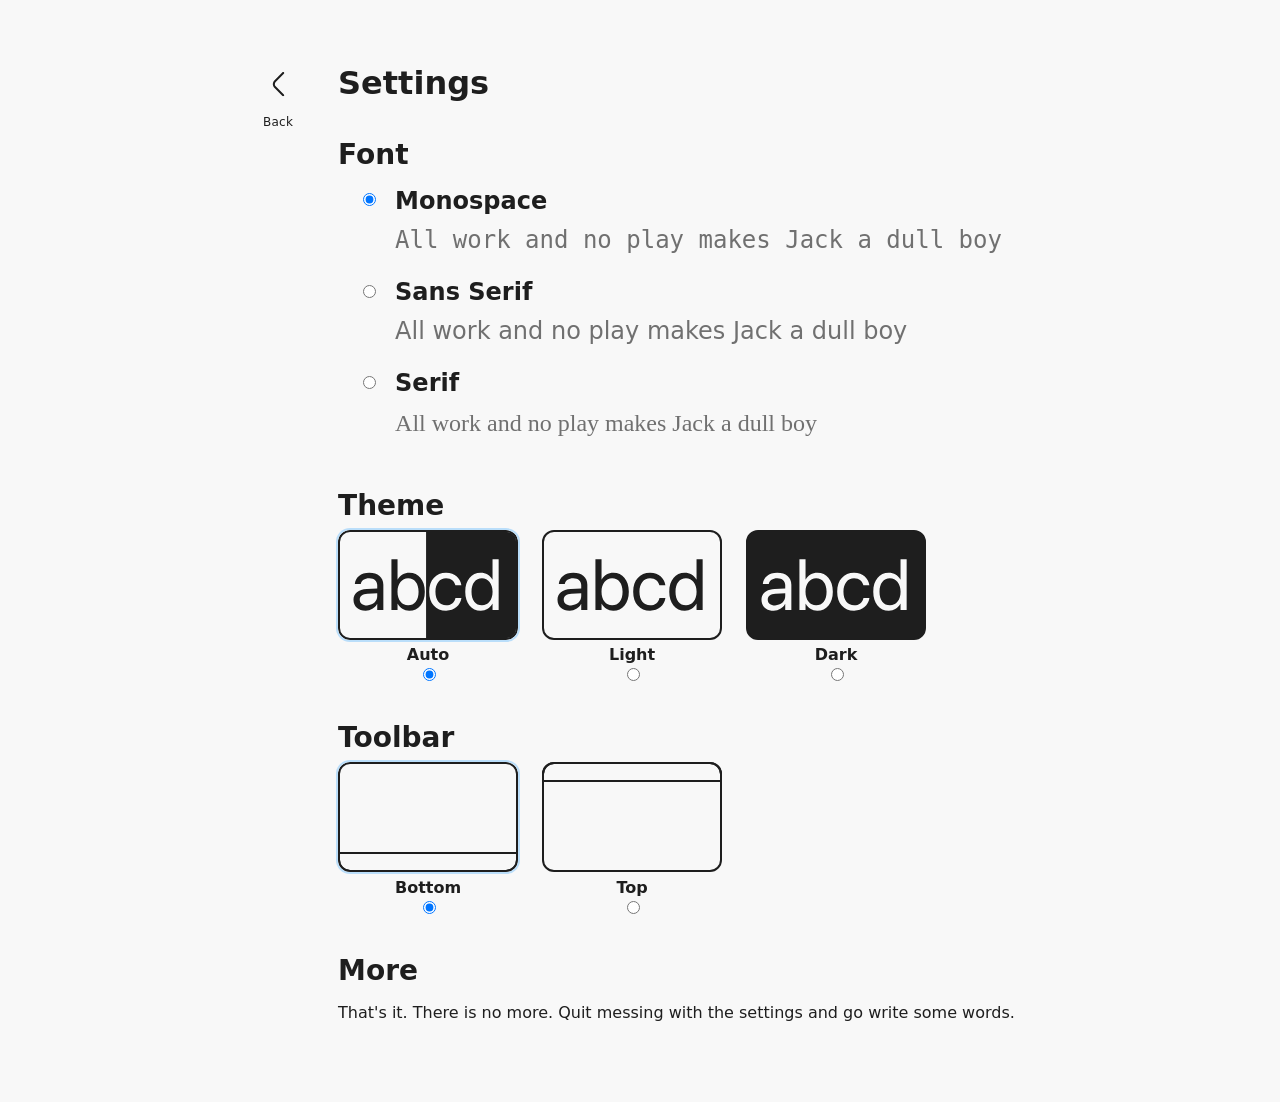
<file: settings/index.html>
<!DOCTYPE html>
<html lang="en" data-theme="auto" data-toolbar-position="bottom">
<head>
  <meta charset="UTF-8">
  <meta name="viewport" content="width=device-width, initial-scale=1.0">
  <title>Wastebasket - Settings</title>
  <link rel="icon" href="../wastebasket-192.png" sizes="192x192">
  <link rel="apple-touch-icon" href="../wastebasket-512.png" sizes="512x512">
  <script>
    (function () {
      try {
        var storedTheme = localStorage.getItem('wastebasket:theme');
        var storedToolbar = localStorage.getItem('wastebasket:toolbar');
        if (storedTheme) {
          document.documentElement.dataset.theme = storedTheme;
        }
        if (storedToolbar) {
          document.documentElement.dataset.toolbarPosition = storedToolbar;
        }
        document.addEventListener('DOMContentLoaded', function () {
          if (!document.body) {
            return;
          }
          if (storedTheme) {
            document.body.dataset.theme = storedTheme;
          }
          if (storedToolbar) {
            document.body.dataset.toolbarPosition = storedToolbar;
          }
        });
      } catch (error) {
        /* localStorage unavailable */
      }
    })();
  </script>
  <link rel="stylesheet" href="../wastebasket-styles.css">
</head>
<body data-theme="auto" data-toolbar-position="bottom" data-writing-font="mono">
  <main class="settings">
    <div class="settings__layout">
      <aside class="settings__sidebar" aria-label="Page navigation">
        <div class="toolbar-item toolbar-item--back">
          <a class="toolbar-action" href="../index.html" aria-label="Back to writing surface">
            <span class="toolbar-action__icon" aria-hidden="true">
              <svg width="32" height="33" viewBox="0 0 32 33" fill="none" xmlns="http://www.w3.org/2000/svg">
                <g clip-path="url(#clip0_335_836)">
                  <path d="M21.1699 28.3243C21.0383 28.325 20.9078 28.2995 20.786 28.249C20.6641 28.1986 20.5533 28.1243 20.4599 28.0303L12.2899 19.75C11.8243 19.2793 11.4548 18.72 11.2028 18.1044C10.9507 17.4887 10.8209 16.8287 10.8209 16.1622C10.8209 15.4956 10.9507 14.8356 11.2028 14.2199C11.4548 13.6043 11.8243 13.0451 12.2899 12.5743L20.4599 4.29399C20.5531 4.19949 20.6638 4.12453 20.7856 4.07339C20.9075 4.02225 21.038 3.99593 21.1699 3.99593C21.3017 3.99593 21.4323 4.02225 21.5541 4.07339C21.676 4.12453 21.7866 4.19949 21.8799 4.29399C21.9731 4.38849 22.0471 4.50067 22.0975 4.62414C22.148 4.74761 22.174 4.87994 22.174 5.01358C22.174 5.14722 22.148 5.27955 22.0975 5.40302C22.0471 5.52649 21.9731 5.63867 21.8799 5.73317L13.7099 14.0135C13.1481 14.5836 12.8325 15.3564 12.8325 16.1622C12.8325 16.9679 13.1481 17.7407 13.7099 18.3108L21.8799 26.5912C21.9736 26.6854 22.048 26.7975 22.0988 26.921C22.1495 27.0445 22.1757 27.177 22.1757 27.3108C22.1757 27.4446 22.1495 27.577 22.0988 27.7005C22.048 27.824 21.9736 27.9361 21.8799 28.0303C21.7864 28.1243 21.6756 28.1986 21.5538 28.249C21.432 28.2995 21.3015 28.325 21.1699 28.3243Z" fill="currentColor"/>
                </g>
                <defs>
                  <clipPath id="clip0_335_836">
                    <rect width="24" height="24.3242" fill="none" transform="translate(4 4)"/>
                  </clipPath>
                </defs>
              </svg>
            </span>
          </a>
          <span class="toolbar-label">Back</span>
        </div>
      </aside>

      <div class="settings__content">
        <div class="settings__header">
          <h1>Settings</h1>
        </div>
        <section aria-labelledby="font-settings-heading">
          <h2 id="font-settings-heading" class="settings__section-title">Font</h2>
          <form data-font-form>
            <fieldset>
              <legend class="sr-only">Writing font</legend>
              <ul class="font-options">
                <li>
                  <label class="font-option">
                    <input type="radio" name="writingFont" value="mono" checked>
                    <span class="font-option__label">
                      <span class="font-option__name">Monospace</span>
                      <span class="writing-sample" data-writing-font="mono">All work and no play makes Jack a dull boy</span>
                    </span>
                  </label>
                </li>
                <li>
                  <label class="font-option">
                    <input type="radio" name="writingFont" value="sans">
                    <span class="font-option__label">
                      <span class="font-option__name">Sans Serif</span>
                      <span class="writing-sample" data-writing-font="sans">All work and no play makes Jack a dull boy</span>
                    </span>
                  </label>
                </li>
                <li>
                  <label class="font-option">
                    <input type="radio" name="writingFont" value="serif">
                    <span class="font-option__label">
                      <span class="font-option__name">Serif</span>
                      <span class="writing-sample" data-writing-font="serif">All work and no play makes Jack a dull boy</span>
                    </span>
                  </label>
                </li>
              </ul>
            </fieldset>
          </form>
        </section>

        <section aria-labelledby="theme-settings-heading">
          <h2 id="theme-settings-heading" class="settings__section-title">Theme</h2>
          <form data-theme-form>
            <fieldset>
              <legend class="sr-only">Theme</legend>
              <ul class="theme-options">
                <li class="theme-option">
                  <input type="radio" name="theme" id="theme-option-auto" value="auto" checked>
                  <label class="theme-option__card" for="theme-option-auto">
                    <span class="theme-option__preview theme-option__preview--auto" aria-hidden="true"></span>
                    <span class="theme-option__name">Auto</span>
                  </label>
                </li>
                <li class="theme-option">
                  <input type="radio" name="theme" id="theme-option-light" value="light">
                  <label class="theme-option__card" for="theme-option-light">
                    <span class="theme-option__preview theme-option__preview--light" aria-hidden="true"></span>
                    <span class="theme-option__name">Light</span>
                  </label>
                </li>
                <li class="theme-option">
                  <input type="radio" name="theme" id="theme-option-dark" value="dark">
                  <label class="theme-option__card" for="theme-option-dark">
                    <span class="theme-option__preview theme-option__preview--dark" aria-hidden="true"></span>
                    <span class="theme-option__name">Dark</span>
                  </label>
                </li>
              </ul>
            </fieldset>
          </form>
        </section>

        <section aria-labelledby="toolbar-settings-heading">
          <h2 id="toolbar-settings-heading" class="settings__section-title">Toolbar</h2>
          <form data-toolbar-form>
            <fieldset>
              <legend class="sr-only">Toolbar position</legend>
              <ul class="toolbar-options">
                <li class="toolbar-option">
                  <input type="radio" name="toolbarPosition" id="toolbar-option-bottom" value="bottom" checked>
                  <label class="toolbar-option__card" for="toolbar-option-bottom">
                    <span class="toolbar-option__preview toolbar-option__preview--bottom" aria-hidden="true"></span>
                    <span class="toolbar-option__name">Bottom</span>
                  </label>
                </li>
                <li class="toolbar-option">
                  <input type="radio" name="toolbarPosition" id="toolbar-option-top" value="top">
                  <label class="toolbar-option__card" for="toolbar-option-top">
                    <span class="toolbar-option__preview toolbar-option__preview--top" aria-hidden="true"></span>
                    <span class="toolbar-option__name">Top</span>
                  </label>
                </li>
              </ul>
            </fieldset>
          </form>
        </section>

        <section aria-labelledby="more-settings-heading">
          <h2 id="more-settings-heading" class="settings__section-title"> More</h2>
          <p>That's it. There is no more. Quit messing with the settings and go write some words.</p>
        </section>
      </div>
    </div>
  </main>
  <script src="settings-app.js" defer></script>
</body>
</html>
</file>
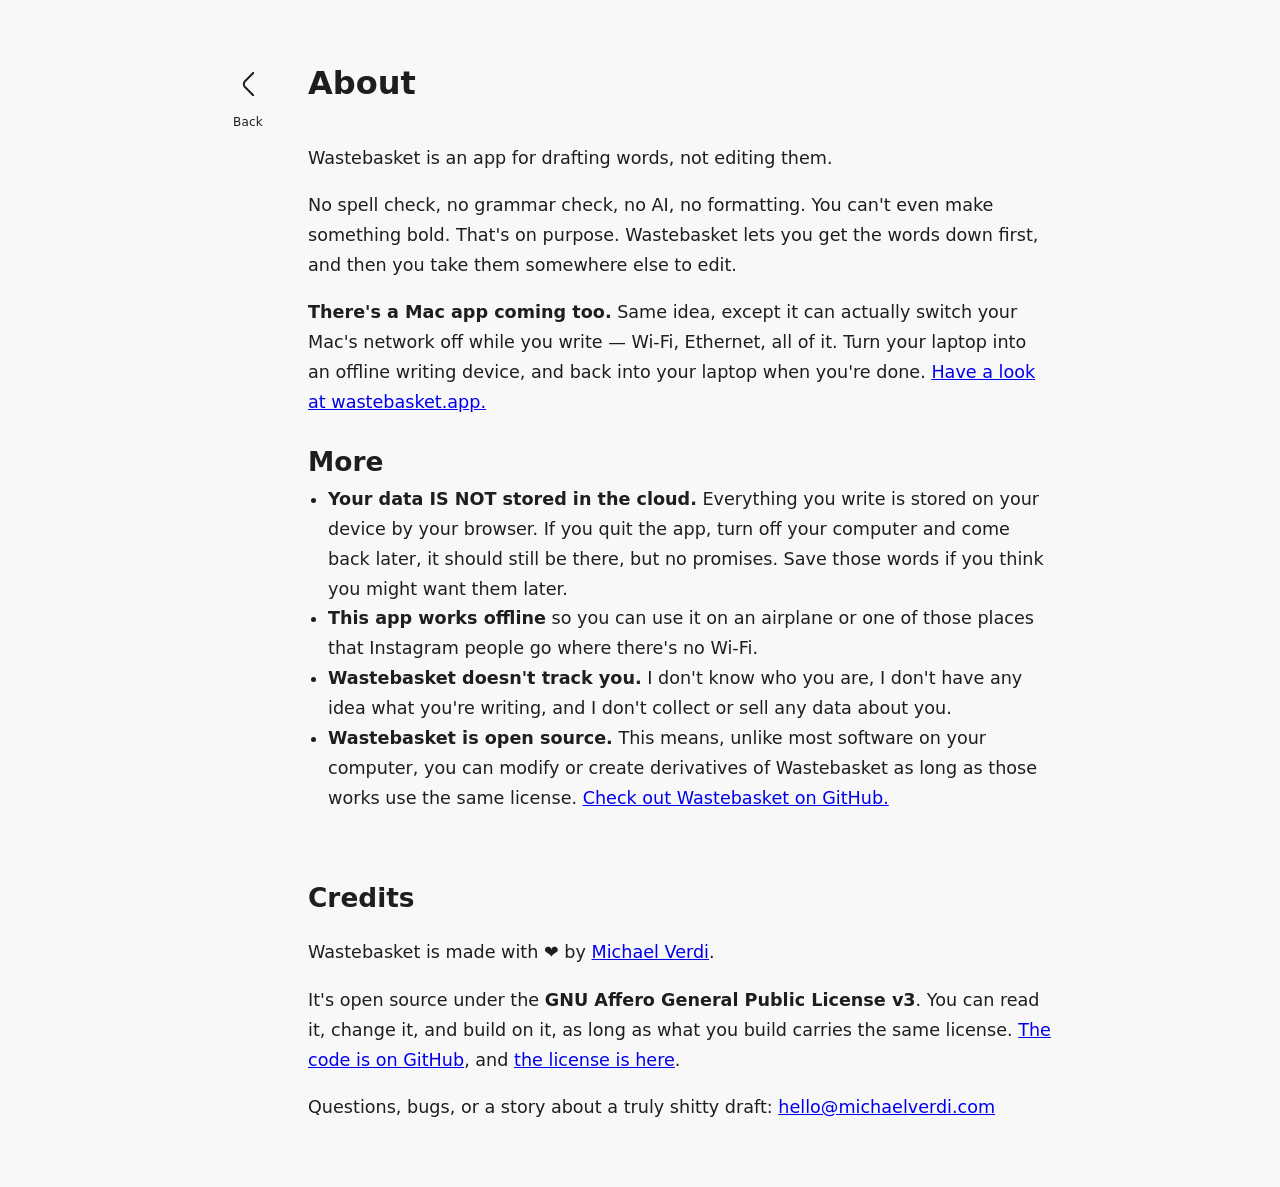
<file: wtf/index.html>
<!DOCTYPE html>
<html lang="en" data-theme="auto" data-toolbar-position="bottom">
<head>
  <meta charset="UTF-8">
  <meta name="viewport" content="width=device-width, initial-scale=1.0">
  <title>Wastebasket - WTF?</title>
  <link rel="icon" href="../wastebasket-192.png" sizes="192x192">
  <link rel="apple-touch-icon" href="../wastebasket-512.png" sizes="512x512">
  <script>
    (function () {
      try {
        var storedTheme = localStorage.getItem('wastebasket:theme');
        var storedToolbar = localStorage.getItem('wastebasket:toolbar');
        if (storedTheme) {
          document.documentElement.dataset.theme = storedTheme;
        }
        if (storedToolbar) {
          document.documentElement.dataset.toolbarPosition = storedToolbar;
        }
        document.addEventListener('DOMContentLoaded', function () {
          if (!document.body) {
            return;
          }
          if (storedTheme) {
            document.body.dataset.theme = storedTheme;
          }
          if (storedToolbar) {
            document.body.dataset.toolbarPosition = storedToolbar;
          }
          try {
            localStorage.setItem('wastebasket:wtfSeen', '1');
          } catch (error) {
            /* ignore */
          }
        });
      } catch (error) {
        /* localStorage unavailable */
      }
    })();
  </script>
  <link rel="stylesheet" href="../wastebasket-styles.css">
</head>
<body data-theme="auto" data-toolbar-position="bottom" data-writing-font="mono">
  <main class="settings">
    <div class="settings__layout">
      <aside class="settings__sidebar" aria-label="Page navigation">
        <div class="toolbar-item toolbar-item--back">
          <a class="toolbar-action" href="../index.html" aria-label="Back to writing surface">
            <span class="toolbar-action__icon" aria-hidden="true">
              <svg width="32" height="33" viewBox="0 0 32 33" fill="none" xmlns="http://www.w3.org/2000/svg">
                <g clip-path="url(#clip0_335_836)">
                  <path d="M21.1699 28.3243C21.0383 28.325 20.9078 28.2995 20.786 28.249C20.6641 28.1986 20.5533 28.1243 20.4599 28.0303L12.2899 19.75C11.8243 19.2793 11.4548 18.72 11.2028 18.1044C10.9507 17.4887 10.8209 16.8287 10.8209 16.1622C10.8209 15.4956 10.9507 14.8356 11.2028 14.2199C11.4548 13.6043 11.8243 13.0451 12.2899 12.5743L20.4599 4.29399C20.5531 4.19949 20.6638 4.12453 20.7856 4.07339C20.9075 4.02225 21.038 3.99593 21.1699 3.99593C21.3017 3.99593 21.4323 4.02225 21.5541 4.07339C21.676 4.12453 21.7866 4.19949 21.8799 4.29399C21.9731 4.38849 22.0471 4.50067 22.0975 4.62414C22.148 4.74761 22.174 4.87994 22.174 5.01358C22.174 5.14722 22.148 5.27955 22.0975 5.40302C22.0471 5.52649 21.9731 5.63867 21.8799 5.73317L13.7099 14.0135C13.1481 14.5836 12.8325 15.3564 12.8325 16.1622C12.8325 16.9679 13.1481 17.7407 13.7099 18.3108L21.8799 26.5912C21.9736 26.6854 22.048 26.7975 22.0988 26.921C22.1495 27.0445 22.1757 27.177 22.1757 27.3108C22.1757 27.4446 22.1495 27.577 22.0988 27.7005C22.048 27.824 21.9736 27.9361 21.8799 28.0303C21.7864 28.1243 21.6756 28.1986 21.5538 28.249C21.432 28.2995 21.3015 28.325 21.1699 28.3243Z" fill="currentColor"/>
                </g>
                <defs>
                  <clipPath id="clip0_335_836">
                    <rect width="24" height="24.3242" fill="none" transform="translate(4 4)"/>
                  </clipPath>
                </defs>
              </svg>
            </span>
          </a>
          <span class="toolbar-label">Back</span>
        </div>
      </aside>

      <div class="settings__content">
        <div class="settings__header settings__header--wtf">
          <h1>About</h1>
        </div>
        <section class="wtf-copy">
          <p>Wastebasket is an app for drafting words, not editing them.</p>
          <p>No spell check, no grammar check, no AI, no formatting. You can't even make something bold. That's on purpose. Wastebasket lets you get the words down first, and then you take them somewhere else to edit.</p>
          <p><b>There's a Mac app coming too.</b> Same idea, except it can actually switch your Mac's network off while you write — Wi-Fi, Ethernet, all of it. Turn your laptop into an offline writing device, and back into your laptop when you're done. <a href="https://wastebasket.app" target="_blank">Have a look at wastebasket.app.</a></p>
          <h2>More</h2>
          <ul>
            <li><b>Your data IS NOT stored in the cloud.</b> Everything you write is stored on your device by your browser. If you quit the app, turn off your computer and come back later, it should still be there, but no promises. Save those words if you think you might want them later.</li>
            <li><b>This app works offline</b> so you can use it on an airplane or one of those places that Instagram people go where there's no Wi-Fi.</li>
            <li><b>Wastebasket doesn't track you.</b> I don't know who you are, I don't have any idea what you're writing, and I don't collect or sell any data about you.</li>
            <li><b>Wastebasket is open source.</b> This means, unlike most software on your computer, you can modify or create derivatives of Wastebasket as long as those works use the same license. <a href="https://github.com/Verdi/Wastebasket" target="_blank">Check out Wastebasket on GitHub.</a></li>
          </ul>
        </section>
        <section class="wtf-copy">
          <h2 id="about">Credits</h2>
<p>Wastebasket is made with ❤ by <a href="https://michaelverdi.com/" target="_blank">Michael Verdi</a>.</p>
          <p>It's open source under the <b>GNU Affero General Public License v3</b>. You can read it, change it, and build on it, as long as what you build carries the same license. <a href="https://github.com/Verdi/Wastebasket" target="_blank">The code is on GitHub</a>, and <a href="https://www.gnu.org/licenses/agpl-3.0.html" target="_blank">the license is here</a>.</p>
          <p>Questions, bugs, or a story about a truly shitty draft: <a href="mailto:hello@michaelverdi.com">hello@michaelverdi.com</a></p>
        </section>
      </div>
      </div>
    </div>
  </main>
</body>
</html>
</file>
<file: wastebasket-styles.css>
:root {
  color-scheme: light;
  --ink: #1E1E1E;
  --surface: #F8F8F8;
  --muted: #868686;
  --accent: #008FFF;
  --toolbar-height: 72px;
  --fade-height: 1.4rem;
  --text-size: 1.5rem;
  --line-height: calc(var(--text-size) * 1.5);
  --visible-rows: 5;
  --fade-overlay-height: calc(var(--line-height) * 2);
  --status-text: #ffffff;
  --fade-transparent-surface: rgba(248, 248, 248, 0);
  --toolbar-background: rgba(248, 248, 248, 0.95);
  --toolbar-border: #E4E4E4;
  --toolbar-icon-hover: #E4E4E4;
  --theme-preview-auto: url("settings/auto-light.svg");
  --theme-preview-light: url("settings/light-light.svg");
  --theme-preview-dark: url("settings/dark-light.svg");
  --toolbar-preview-bottom: url("settings/bottom-light.svg");
  --toolbar-preview-top: url("settings/top-light.svg");
  --font-ui-family: system-ui, sans-serif;
  --font-ui-weight: 400;
  --font-writing-sans: var(--font-ui-family);
  --font-writing-serif: Charter, "Bitstream Charter", "Sitka Text", Cambria, serif;
  --font-writing-mono: ui-monospace, "Cascadia Code", "Source Code Pro", Menlo, Consolas, "DejaVu Sans Mono", monospace;
  --font-writing-family: var(--font-writing-mono);
  --font-writing-weight: 400;
  --writing-sample-color: #707070;
  font-family: var(--font-ui-family);
  font-weight: var(--font-ui-weight);
}

:root[data-theme="dark"] {
  color-scheme: dark;
  --ink: #F8F8F8;
  --surface: #1E1E1E;
  --status-text: #d9d9d9;
  --fade-transparent-surface: rgba(30, 30, 30, 0);
  --toolbar-background: rgba(30, 30, 30, 0.9);
  --toolbar-border: #505050;
  --toolbar-icon-hover: #505050;
  --theme-preview-auto: url("settings/auto-dark.svg");
  --theme-preview-light: url("settings/light-dark.svg");
  --theme-preview-dark: url("settings/dark-dark.svg");
  --toolbar-preview-bottom: url("settings/bottom-dark.svg");
  --toolbar-preview-top: url("settings/top-dark.svg");
  --writing-sample-color: #858585;
}

:root[data-theme="light"] {
  color-scheme: light;
}

* {
  box-sizing: border-box;
}

.sr-only {
  position: absolute;
  width: 1px;
  height: 1px;
  padding: 0;
  margin: -1px;
  overflow: hidden;
  clip: rect(0, 0, 0, 0);
  clip-path: inset(50%);
  white-space: nowrap;
  border: 0;
}

body {
  margin: 0;
  min-height: 100vh;
  background: var(--surface);
  color: var(--ink);
  display: flex;
  flex-direction: column;
}

[data-writing-font="sans"] {
  --font-writing-family: var(--font-writing-sans);
  --font-writing-weight: 400;
}

[data-writing-font="serif"] {
  --font-writing-family: var(--font-writing-serif);
  --font-writing-weight: 400;
}

[data-writing-font="mono"] {
  --font-writing-family: var(--font-writing-mono);
  --font-writing-weight: 400;
}

.workspace {
  flex: 1;
  display: flex;
  flex-direction: column;
  justify-content: center;
  padding: clamp(1.5rem, 5vw, 4rem) clamp(1rem, 5vw, 5rem);
  padding-bottom: calc(var(--toolbar-height) + 2rem);
}

.typewriter {
  width: 100%;
  max-width: 820px;
  margin: 0 auto;
  position: relative;
  margin-bottom: 100px;
}

.settings {
  max-width: 920px;
  margin: 0 auto;
  padding: clamp(1.5rem, 5vw, 4rem) clamp(1rem, 5vw, 3rem);
}

.settings__layout {
  display: grid;
  grid-template-columns: auto minmax(0, 1fr);
  gap: 2.5rem;
  align-items: flex-start;
}

.settings__sidebar {
  display: flex;
  flex-direction: column;
  gap: 0.5rem;
}

.settings__content {
  max-width: 820px;
}

.settings h1 {
  margin: 0;
  font-size: 2rem;
}

.settings__header {
  display: flex;
  align-items: center;
  gap: 1rem;
  margin-bottom: 2.25rem;
}

.settings__header--wtf {
  margin-bottom: 1.5rem;
}

.settings section + section {
  margin-top: 2.5rem;
}

.settings__section-title {
  margin-bottom: 0.5rem;
  font-size: 1.75rem;
}

.wtf-copy {
  display: flex;
  flex-direction: column;
  font-size: 1.1rem;
  line-height: 1.7;
  color: var(--ink);
}

.wtf-copy h2 {
  margin-bottom: 0;
}

.wtf-copy h3 {
  margin-top: 3.25rem;
  margin-bottom: 0;
}

.wtf-copy p {
  margin-bottom: 0;
}

.wtf-copy ul {
  margin: 0;
  padding-left: 1.25rem;
}

fieldset {
  border: 0;
  padding: 0;
  margin: 0;
  min-inline-size: 0;
}

.font-options {
  display: flex;
  flex-direction: column;
  gap: 0.25rem;
  list-style: none;
  margin: 0;
  padding: 0;
}

.font-option {
  display: grid;
  grid-template-columns: auto 1fr;
  gap: 1rem;
  padding: 0.5rem 1.25rem;
  border-radius: 16px;
  align-items: flex-start;
}

.font-option input[type="radio"] {
  margin-top: 0.4rem;
}

.font-option__label {
  display: flex;
  flex-direction: column;
  gap: 0.45rem;
}

.font-option__name {
  font-size: 1.5rem;
  font-weight: 600;
  color: var(--ink);
}

.theme-options,
.toolbar-options {
  display: flex;
  flex-wrap: wrap;
  gap: 1.5rem;
  list-style: none;
  margin: 0;
  padding: 0;
}

.theme-option,
.toolbar-option {
  display: flex;
  flex-direction: column;
  align-items: center;
}

.theme-option input[type="radio"],
.toolbar-option input[type="radio"] {
  order: 2;
  margin-top: 0.25rem;
}

.theme-option__card,
.toolbar-option__card {
  order: 1;
  display: flex;
  flex-direction: column;
  align-items: center;
  gap: 0.35rem;
  text-align: center;
  cursor: pointer;
}

.theme-option__preview,
.toolbar-option__preview {
  display: block;
  width: 180px;
  height: 110px;
  background-repeat: no-repeat;
  background-size: cover;
  background-position: center;
  transition: border-color 0.2s ease, box-shadow 0.2s ease, border-radius 0.2s ease;
}

.theme-option__preview--auto {
  background-image: var(--theme-preview-auto);
}

.theme-option__preview--light {
  background-image: var(--theme-preview-light);
}

.theme-option__preview--dark {
  background-image: var(--theme-preview-dark);
}

.toolbar-option__preview--bottom {
  background-image: var(--toolbar-preview-bottom);
}

.toolbar-option__preview--top {
  background-image: var(--toolbar-preview-top);
}

.theme-option__name,
.toolbar-option__name {
  font-size: 1rem;
  font-weight: 600;
  color: var(--ink);
}

.theme-option input[type="radio"]:focus-visible + .theme-option__card,
.toolbar-option input[type="radio"]:focus-visible + .toolbar-option__card {
  outline: 2px solid var(--accent);
  outline-offset: 6px;
}

.theme-option input[type="radio"]:checked + .theme-option__card .theme-option__preview,
.toolbar-option input[type="radio"]:checked + .toolbar-option__card .toolbar-option__preview {
  border-radius: 12px;
  box-shadow: 0 0 0 2px rgba(0, 143, 255, 0.25);
}

@media (max-width: 720px) {
  .settings__layout {
    grid-template-columns: 1fr;
    gap: 1.5rem;
  }

  .settings__sidebar {
    flex-direction: row;
    gap: 1rem;
  }
}

.writing-sample {
  display: block;
  font-size: var(--text-size);
  line-height: var(--line-height);
  font-family: var(--font-writing-family, ui-monospace, "Cascadia Code", "Source Code Pro", Menlo, Consolas, "DejaVu Sans Mono", monospace);
  font-weight: var(--font-writing-weight, 400);
  color: var(--ink);
  opacity: 0.62;
}

[data-theme="dark"] .writing-sample {
  opacity: 0.47;
}

.custom-caret {
  position: absolute;
  width: 3px;
  background: var(--accent);
  height: var(--line-height);
  top: 0;
  left: 0;
  pointer-events: none;
  opacity: 0;
  border-radius: 999px;
  animation: caretBlink 1s steps(1) infinite;
}

.custom-caret.is-hidden {
  opacity: 0;
  animation-play-state: paused;
}

.custom-caret.is-visible {
  opacity: 1;
  animation-play-state: running;
}

@keyframes caretBlink {
  0%, 50% {
    opacity: 1;
  }
  50.01%, 100% {
    opacity: 0;
  }
}

.typewriter::before {
  content: "";
  position: absolute;
  top: 0;
  left: 0;
  right: 0;
  height: var(--fade-overlay-height);
  pointer-events: none;
  background: linear-gradient(
    180deg,
    var(--surface) 0,
    var(--surface) calc(var(--fade-overlay-height) / 2),
    var(--fade-transparent-surface) var(--fade-overlay-height)
  );
}

textarea {
  width: 100%;
  resize: none;
  border: none;
  outline: none;
  padding-top: var(--fade-height);
  padding-bottom: 0.5rem;
  min-height: calc(var(--line-height) * var(--visible-rows) + var(--fade-height) + 0.5rem);
  max-height: calc(var(--line-height) * var(--visible-rows) + var(--fade-height) + 0.5rem);
  font-size: var(--text-size);
  line-height: var(--line-height);
  font-family: var(--font-writing-family, ui-monospace, "Cascadia Code", "Source Code Pro", Menlo, Consolas, "DejaVu Sans Mono", monospace);
  font-weight: var(--font-writing-weight, 400);
  background: transparent;
  color: var(--ink);
  caret-color: transparent;
  overflow-y: auto;
  scrollbar-width: none;
  user-select: none;
  -webkit-user-select: none;
  -moz-user-select: none;
}

textarea::-webkit-scrollbar {
  width: 0;
  height: 0;
}

.toolbar {
  position: fixed;
  left: 0;
  right: 0;
  bottom: 0;
  display: flex;
  justify-content: center;
  align-items: flex-start;
  gap: 50px;
  padding: 1rem clamp(1rem, 4vw, 3rem) 3.5rem;
  min-height: calc(var(--toolbar-height) + 24px);
  background: var(--toolbar-background);
  border-top: 1px solid var(--toolbar-border);
  backdrop-filter: blur(8px);
  transition: opacity 0.35s ease;
}

[data-toolbar-position="top"] .toolbar {
  top: 0;
  bottom: auto;
  padding: 1rem clamp(1rem, 4vw, 3rem) 3.5rem;
  border-top: none;
  border-bottom: 1px solid var(--toolbar-border);
}

.toolbar.is-hidden {
  opacity: 0;
  pointer-events: none;
}

.toolbar-item {
  display: flex;
  flex-direction: column;
  align-items: center;
  position: relative;
}

.toolbar-item--copy {
  position: relative;
}

.toss-animation {
  position: absolute;
  inset: 0;
  opacity: 0;
  pointer-events: none;
  transition: opacity 0.2s ease;
  display: flex;
  align-items: center;
  justify-content: center;
}

.toss-animation svg {
  width: 32px;
  height: 32px;
  display: block;
  color: var(--ink);
}

.toss-animation svg path {
  opacity: 0;
}

@keyframes toss-frame-one {
  0% { opacity: 1; }
  10% { opacity: 0; }
  100% { opacity: 1; }
}

@keyframes toss-frame-two {
  0% { opacity: 0; }
  10% { opacity: 1; }
  20% { opacity: 0; }
  90% { opacity: 1; }
  100% { opacity: 0; }
}

@keyframes toss-frame-three {
  0% { opacity: 0; }
  20% { opacity: 1; }
  30% { opacity: 0; }
  100% { opacity: 0; }
}

@keyframes toss-frame-four {
  0% { opacity: 0; }
  30% { opacity: 1; }
  40% { opacity: 0; }
  100% { opacity: 0; }
}

@keyframes toss-frame-five {
  0% { opacity: 0; }
  40% { opacity: 1; }
  50% { opacity: 0; }
  100% { opacity: 0; }
}

@keyframes toss-frame-six {
  0% { opacity: 0; }
  50% { opacity: 1; }
  60% { opacity: 0; }
  100% { opacity: 0; }
}

@keyframes toss-frame-seven {
  0% { opacity: 0; }
  60% { opacity: 1; }
  70% { opacity: 0; }
  100% { opacity: 0; }
}

@keyframes toss-frame-eight {
  0% { opacity: 0; }
  70% { opacity: 1; }
  80% { opacity: 0; }
  100% { opacity: 0; }
}

@keyframes toss-frame-nine {
  0% { opacity: 0; }
  80% { opacity: 1; }
  90% { opacity: 0; }
  100% { opacity: 0; }
}

.toss-animation svg #one { animation: 1s steps(1, end) forwards toss-frame-one; }
.toss-animation svg #two { animation: 1s steps(1, end) forwards toss-frame-two; }
.toss-animation svg #three { animation: 1s steps(1, end) forwards toss-frame-three; }
.toss-animation svg #four { animation: 1s steps(1, end) forwards toss-frame-four; }
.toss-animation svg #five { animation: 1s steps(1, end) forwards toss-frame-five; }
.toss-animation svg #six { animation: 1s steps(1, end) forwards toss-frame-six; }
.toss-animation svg #seven { animation: 1s steps(1, end) forwards toss-frame-seven; }
.toss-animation svg #eight { animation: 1s steps(1, end) forwards toss-frame-eight; }
.toss-animation svg #nine { animation: 1s steps(1, end) forwards toss-frame-nine; }

.toss-animation.is-visible {
  opacity: 1;
}

.toolbar-item--wtf {
  position: relative;
}

.onboarding-hint {
  position: absolute;
  bottom: calc(100% + 0.5rem);
  left: 50%;
  transform: translateX(-50%);
  padding: 1rem;
  border-radius: 6px;
  background: #006cd1;
  color: #fff;
  font-weight: 600;
  font-size: 0.95rem;
  line-height: 1;
  white-space: nowrap;
  box-shadow: 0 4px 12px rgba(0, 0, 0, 0.15);
  opacity: 0;
  pointer-events: none;
  transition: opacity 0.2s ease;
}

.onboarding-hint::after {
  content: '';
  position: absolute;
  top: 100%;
  left: 50%;
  transform: translateX(-50%);
  border-width: 8px 7px 0 7px;
  border-style: solid;
  border-color: #006cd1 transparent transparent transparent;
}

.onboarding-hint.is-visible {
  opacity: 1;
}

.status {
  position: absolute;
  bottom: 100%;
  left: 50%;
  transform: translate(-50%, -20px);
  padding: 0.35rem 0.9rem;
  background: var(--ink);
  color: var(--status-text);
  font-size: 0.75rem;
  letter-spacing: 0.08em;
  text-transform: uppercase;
  border-radius: 999px;
  white-space: nowrap;
  opacity: 0;
  pointer-events: none;
  transition: opacity 0.2s ease;
}

.status.is-visible {
  opacity: 1;
}

.toolbar-action {
  border: none;
  border-radius: 999px;
  padding: 0;
  font: inherit;
  font-size: 0.85rem;
  cursor: pointer;
  transition: background 0.2s ease, color 0.2s ease, transform 0.2s ease;
  background: none;
  color: var(--ink);
  display: flex;
  flex-direction: column;
  align-items: center;
  gap: 0.35rem;
  text-decoration: none;
}

.toolbar-action:disabled {
  opacity: 0.62;
  cursor: default;
  pointer-events: none;
  background: none;
  color: var(--ink);
}

[data-theme="dark"] .toolbar-action:disabled {
  opacity: 0.47;
}

.toolbar-action:not(:disabled):active {
  transform: translateY(1px);
}

.toolbar-action__icon {
  display: flex;
  align-items: center;
  justify-content: center;
  border-radius: 6px;
  padding: 4px;
  transition: background 0.2s ease, opacity 0.3s ease;
  position: relative;
}

.toolbar-action__icon svg {
  width: 32px;
  height: 33px;
  display: block;
  fill: currentColor;
}

.toolbar-action__icon[hidden] {
  display: none;
}

.toolbar-action__icon.is-animating {
  opacity: 1;
}

.toolbar-action__icon.is-animating > svg {
  opacity: 0;
}

.toolbar-action:not(:disabled):hover .toolbar-action__icon,
.toolbar-action:not(:disabled):focus-visible .toolbar-action__icon,
.toolbar-action:not(:disabled):active .toolbar-action__icon {
  background: var(--toolbar-icon-hover);
}

.toolbar-label,
.toolbar-label[data-fullscreen-label] {
  position: absolute;
  top: calc(100% + 0.6rem);
  left: 50%;
  transform: translateX(-50%);
  font-size: 0.75rem;
  letter-spacing: 0.02em;
  color: var(--ink);
  white-space: nowrap;
  pointer-events: none;
}

@media (max-width: 768px) {
  .toolbar {
    gap: clamp(22px, 6vw, 50px);
  }
}

@media (max-width: 560px) {
  .toolbar {
    flex-wrap: wrap;
    height: auto;
    padding-bottom: 1.5rem;
  }

  .workspace {
    padding-bottom: calc(var(--toolbar-height) + 3.5rem);
  }

  [data-toolbar-position="top"] .workspace {
    padding-top: calc(clamp(1.5rem, 5vw, 4rem) + var(--toolbar-height) + 3.5rem);
    padding-bottom: clamp(1.5rem, 5vw, 4rem);
  }
}

@media (prefers-color-scheme: dark) {
  :root:not([data-theme="light"]) {
    color-scheme: dark;
    --ink: #F8F8F8;
    --surface: #1E1E1E;
    --status-text: #d9d9d9;
    --fade-transparent-surface: rgba(30, 30, 30, 0);
    --toolbar-background: rgba(30, 30, 30, 0.9);
    --toolbar-border: #505050;
    --toolbar-icon-hover: #505050;
    --theme-preview-auto: url("settings/auto-dark.svg");
    --theme-preview-light: url("settings/light-dark.svg");
    --theme-preview-dark: url("settings/dark-dark.svg");
    --toolbar-preview-bottom: url("settings/bottom-dark.svg");
    --toolbar-preview-top: url("settings/top-dark.svg");
    --writing-sample-color: #858585;
  }

  :root:not([data-theme="light"]) body .writing-sample {
    opacity: 0.47;
  }

  :root:not([data-theme="light"]) body .toolbar-action:disabled {
    opacity: 0.47;
  }
}
[data-toolbar-position="top"] .toolbar-item--wtf .onboarding-hint {
  top: calc(100% + 0.5rem);
  bottom: auto;
  transform: translate(-50%, 0);
}

[data-toolbar-position="top"] .toolbar-item--wtf .onboarding-hint::after {
  top: auto;
  bottom: 100%;
  border-width: 0 7px 8px 7px;
  border-color: transparent transparent var(--accent) transparent;
}
</file>
